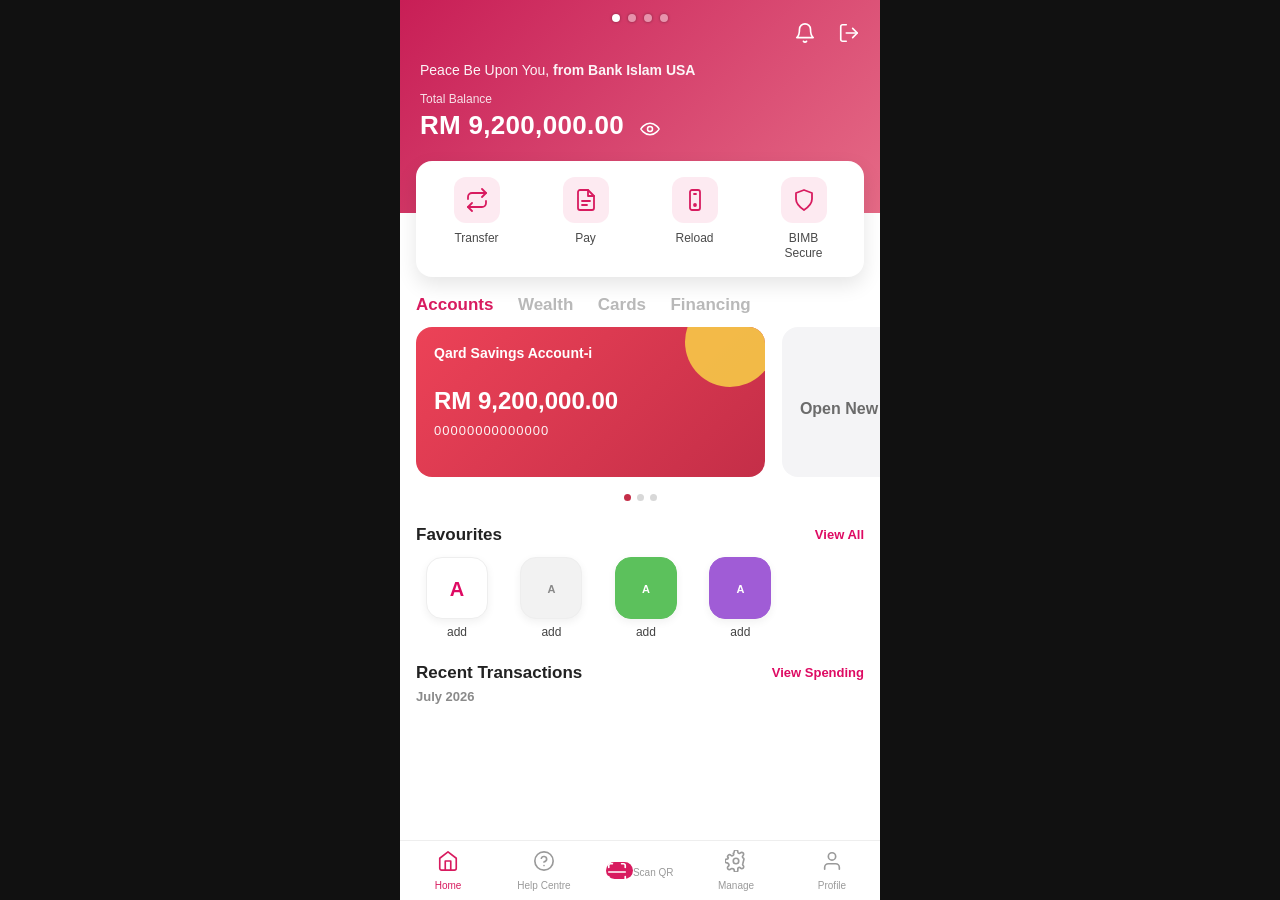
<file: index.html>
<!DOCTYPE html>
<html lang="en">
<head>
<meta charset="utf-8">
<meta name="viewport" content="width=device-width, initial-scale=1, maximum-scale=1, user-scalable=no">
<title>Bank Islam</title>
<style>
  * { margin:0; padding:0; -webkit-box-sizing:border-box; box-sizing:border-box; }
  html, body { height:100%; background:#111; }
  /* phone-width stage, centered */
  .stage {
    position:relative;
    width:100%;
    max-width:480px;
    height:100%;
    margin:0 auto;
    background:#fff;
    overflow:hidden;
  }
  .slide {
    position:absolute;
    top:0; left:0;
    width:100%;
    height:100%;
    border:0;
    opacity:0;
    -webkit-transition:opacity .5s ease;
    transition:opacity .5s ease;
    z-index:1;
  }
  .slide.on { opacity:1; z-index:2; }

  /* progress dots */
  .dots {
    position:absolute;
    left:0; right:0; top:8px;
    text-align:center;
    z-index:10;
  }
  .d {
    display:inline-block;
    width:8px; height:8px;
    border-radius:50%;
    background:rgba(255,255,255,.45);
    margin:0 4px;
    -webkit-box-shadow:0 0 3px rgba(0,0,0,.4);
    box-shadow:0 0 3px rgba(0,0,0,.4);
  }
  .d.on { background:#fff; }
</style>
</head>
<body>
  <div class="stage">
    <iframe class="slide on" src="home.html" scrolling="no"></iframe>
    <iframe class="slide" src="transaction.html" scrolling="no"></iframe>
    <iframe class="slide" src="receipt.html" scrolling="no"></iframe>
    <iframe class="slide" src="transfer.html" scrolling="no"></iframe>

    <div class="dots">
      <span class="d on"></span><span class="d"></span><span class="d"></span><span class="d"></span>
    </div>
  </div>

<script>
/* Plain ES5 - auto-advance every few seconds, looping forever. */
(function () {
  var SECONDS = 5;                 /* <-- change this to speed up / slow down */
  var slides = document.getElementsByClassName('slide');
  var dots   = document.getElementsByClassName('d');
  var i = 0;

  function show(n) {
    for (var k = 0; k < slides.length; k++) {
      slides[k].className = 'slide' + (k === n ? ' on' : '');
      dots[k].className   = 'd'     + (k === n ? ' on' : '');
    }
  }

  var timer = setInterval(function () {
    i = i + 1;
    show(i);
    /* stop on the last slide (the transfer page) so it can be used */
    if (i >= slides.length - 1) {
      clearInterval(timer);
    }
  }, SECONDS * 1000);
})();
</script>
</body>
</html>
</file>
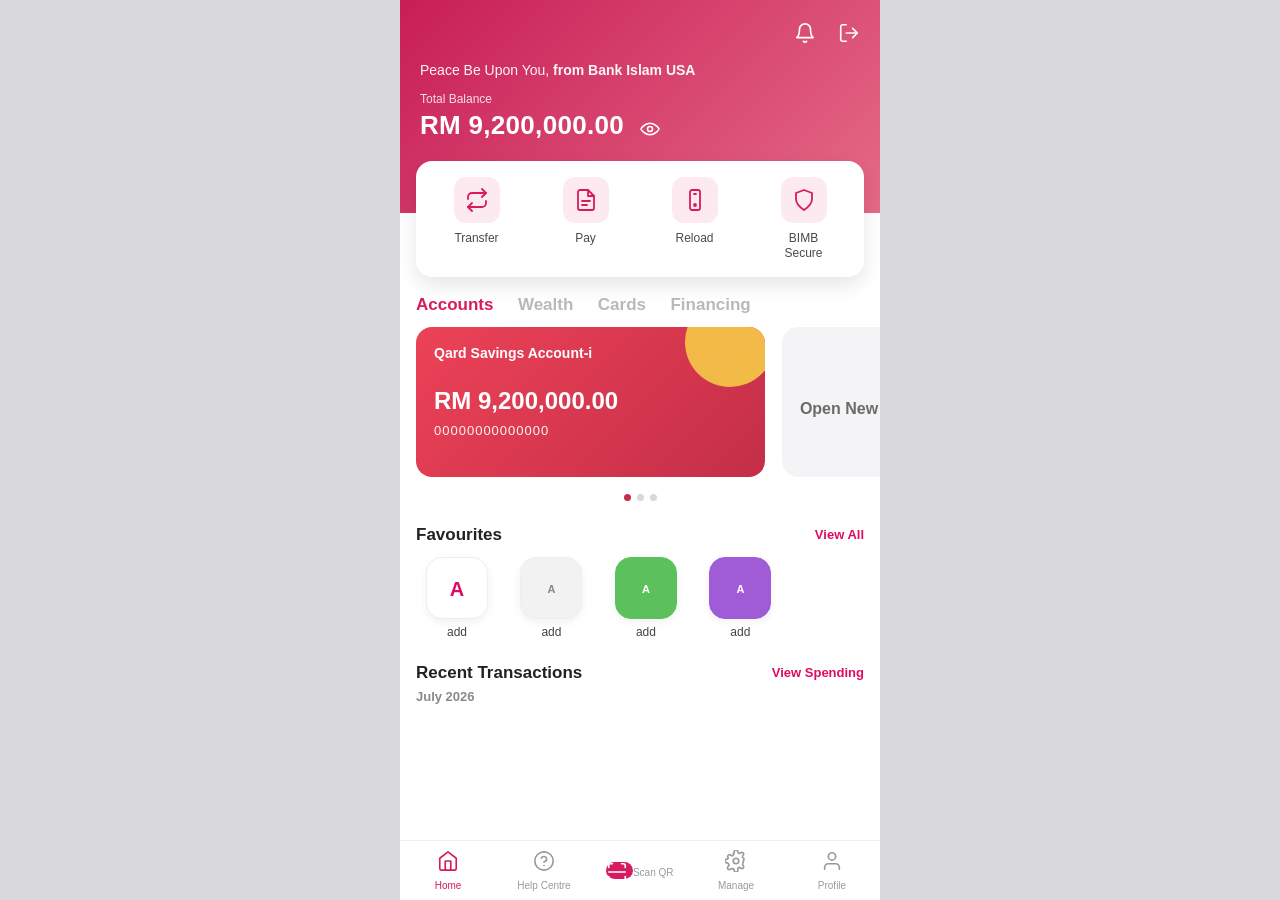
<file: home.html>
<!DOCTYPE html>
<html lang="en">
<head>
<meta charset="utf-8">
<meta name="viewport" content="width=device-width, initial-scale=1, maximum-scale=1, user-scalable=no">
<title>Bank Islam</title>
<link rel="stylesheet" href="css/style.css">
</head>
<body>
<div class="screen home">

  <!-- ===== Header ===== -->
  <div class="home-header">
    <table class="row2 header-top">
      <tr>
        <td></td>
        <td class="tright">
          <!-- bell -->
          <span class="hi-icon">
            <svg class="ico" width="22" height="22" viewBox="0 0 24 24" fill="none" stroke="#fff" stroke-width="1.8" stroke-linecap="round" stroke-linejoin="round"><path d="M18 8a6 6 0 0 0-12 0c0 7-3 9-3 9h18s-3-2-3-9"></path><path d="M13.7 21a2 2 0 0 1-3.4 0"></path></svg>
          </span>
          <!-- logout -->
          <a class="hi-icon" href="transaction.html">
            <svg class="ico" width="22" height="22" viewBox="0 0 24 24" fill="none" stroke="#fff" stroke-width="1.8" stroke-linecap="round" stroke-linejoin="round"><path d="M9 21H5a2 2 0 0 1-2-2V5a2 2 0 0 1 2-2h4"></path><polyline points="16 17 21 12 16 7"></polyline><line x1="21" y1="12" x2="9" y2="12"></line></svg>
          </a>
        </td>
      </tr>
    </table>

    <div class="greeting">Peace Be Upon You, <b>from Bank Islam USA</b></div>
    <div class="total-label">Total Balance</div>
    <div class="balance">
      <span id="balAmt">RM 9,200,000.00</span>
      <span class="eye" id="eyeBtn">
        <svg class="ico" width="20" height="20" viewBox="0 0 24 24" fill="none" stroke="#fff" stroke-width="1.8" stroke-linecap="round" stroke-linejoin="round"><path d="M1 12s4-7 11-7 11 7 11 7-4 7-11 7-11-7-11-7z"></path><circle cx="12" cy="12" r="3"></circle></svg>
      </span>
    </div>
  </div>

  <!-- ===== Quick actions ===== -->
  <div class="quick-card">
    <table class="quick-table">
      <tr>
        <td>
          <a href="transaction.html">
            <div class="qa-icon">
              <svg class="ico" width="24" height="24" viewBox="0 0 24 24" fill="none" stroke="#d81b5f" stroke-width="1.8" stroke-linecap="round" stroke-linejoin="round"><polyline points="17 1 21 5 17 9"></polyline><path d="M3 11V9a4 4 0 0 1 4-4h14"></path><polyline points="7 23 3 19 7 15"></polyline><path d="M21 13v2a4 4 0 0 1-4 4H3"></path></svg>
            </div>
            <div class="qa-label">Transfer</div>
          </a>
        </td>
        <td>
          <div class="qa-icon">
            <svg class="ico" width="24" height="24" viewBox="0 0 24 24" fill="none" stroke="#d81b5f" stroke-width="1.8" stroke-linecap="round" stroke-linejoin="round"><path d="M14 2H6a2 2 0 0 0-2 2v16a2 2 0 0 0 2 2h12a2 2 0 0 0 2-2V8z"></path><polyline points="14 2 14 8 20 8"></polyline><line x1="8" y1="13" x2="16" y2="13"></line><line x1="8" y1="17" x2="13" y2="17"></line></svg>
          </div>
          <div class="qa-label">Pay</div>
        </td>
        <td>
          <div class="qa-icon">
            <svg class="ico" width="24" height="24" viewBox="0 0 24 24" fill="none" stroke="#d81b5f" stroke-width="1.8" stroke-linecap="round" stroke-linejoin="round"><rect x="7" y="2" width="10" height="20" rx="2"></rect><path d="M11 6h2"></path><circle cx="12" cy="17" r="1"></circle></svg>
          </div>
          <div class="qa-label">Reload</div>
        </td>
        <td>
          <div class="qa-icon">
            <svg class="ico" width="24" height="24" viewBox="0 0 24 24" fill="none" stroke="#d81b5f" stroke-width="1.8" stroke-linecap="round" stroke-linejoin="round"><path d="M12 2l8 3v6c0 5-3.5 8-8 11-4.5-3-8-6-8-11V5z"></path></svg>
          </div>
          <div class="qa-label">BIMB<br>Secure</div>
        </td>
      </tr>
    </table>
  </div>

  <!-- ===== Tabs ===== -->
  <div class="tabs">
    <span class="tab active">Accounts</span>
    <span class="tab">Wealth</span>
    <span class="tab">Cards</span>
    <span class="tab">Financing</span>
  </div>

  <!-- ===== Account cards ===== -->
  <div class="cards-scroll">
    <div class="acct-card">
      <div class="yellow-blob"></div>
      <div class="ac-name">Qard Savings Account-i</div>
      <div class="ac-amt">RM 9,200,000.00</div>
      <div class="ac-no">00000000000000</div>
    </div>
    <div class="acct-card ghost">
      <div class="ac-open">Open New</div>
    </div>
  </div>
  <div class="dots">
    <span class="dot on"></span><span class="dot"></span><span class="dot"></span>
  </div>

  <!-- ===== Favourites ===== -->
  <table class="sec-head">
    <tr>
      <td class="sec-title">Favourites</td>
      <td class="sec-link">View All</td>
    </tr>
  </table>
  <div class="fav-scroll">
    <div class="fav">
      <div class="fav-badge duit">A</div>
      <div class="fav-name">add</div>
    </div>
    <div class="fav">
      <div class="fav-badge b">A</div>
      <div class="fav-name">add</div>
    </div>
    <div class="fav">
      <div class="fav-badge g">A</div>
      <div class="fav-name">add</div>
    </div>
    <div class="fav">
      <div class="fav-badge p">A</div>
      <div class="fav-name">add</div>
    </div>
  </div>

  <!-- ===== Recent transactions ===== -->
  <table class="sec-head">
    <tr>
      <td class="sec-title">Recent Transactions</td>
      <td class="sec-link">View Spending</td>
    </tr>
  </table>
  <div class="date-line"> July 2026</div>

  <!-- ===== Bottom nav ===== -->
  <div class="bottom-nav">
    <table class="nav-table">
      <tr>
        <td class="on">
          <span class="nav-ico">
            <svg class="ico" width="22" height="22" viewBox="0 0 24 24" fill="none" stroke="currentColor" stroke-width="1.8" stroke-linecap="round" stroke-linejoin="round"><path d="M3 9l9-7 9 7v11a2 2 0 0 1-2 2H5a2 2 0 0 1-2-2z"></path><polyline points="9 22 9 12 15 12 15 22"></polyline></svg>
          </span>
          <span class="nav-lbl">Home</span>
        </td>
        <td>
          <span class="nav-ico">
            <svg class="ico" width="22" height="22" viewBox="0 0 24 24" fill="none" stroke="currentColor" stroke-width="1.8" stroke-linecap="round" stroke-linejoin="round"><circle cx="12" cy="12" r="10"></circle><path d="M9.1 9a3 3 0 0 1 5.8 1c0 2-3 3-3 3"></path><line x1="12" y1="17" x2="12" y2="17"></line></svg>
          </span>
          <span class="nav-lbl">Help Centre</span>
        </td>
        <td>
          <span class="nav-scan">
            <svg class="ico" width="22" height="22" viewBox="0 0 24 24" fill="none" stroke="#fff" stroke-width="1.8" stroke-linecap="round" stroke-linejoin="round"><path d="M3 7V5a2 2 0 0 1 2-2h2"></path><path d="M17 3h2a2 2 0 0 1 2 2v2"></path><path d="M21 17v2a2 2 0 0 1-2 2h-2"></path><path d="M7 21H5a2 2 0 0 1-2-2v-2"></path><line x1="3" y1="12" x2="21" y2="12"></line></svg>
          </span>
          <span class="nav-lbl">Scan QR</span>
        </td>
        <td>
          <span class="nav-ico">
            <svg class="ico" width="22" height="22" viewBox="0 0 24 24" fill="none" stroke="currentColor" stroke-width="1.8" stroke-linecap="round" stroke-linejoin="round"><circle cx="12" cy="12" r="3"></circle><path d="M19.4 15a1.65 1.65 0 0 0 .33 1.82l.06.06a2 2 0 1 1-2.83 2.83l-.06-.06a1.65 1.65 0 0 0-2.9 1.3V22a2 2 0 0 1-4 0v-.09A1.65 1.65 0 0 0 8 20.4a1.65 1.65 0 0 0-1.82.33l-.06.06a2 2 0 1 1-2.83-2.83l.06-.06A1.65 1.65 0 0 0 3.6 15a1.65 1.65 0 0 0-1.5-1H2a2 2 0 0 1 0-4h.09A1.65 1.65 0 0 0 3.6 8.6l-.06-.06a2 2 0 1 1 2.83-2.83l.06.06A1.65 1.65 0 0 0 9 3.6 1.65 1.65 0 0 0 10 2.1V2a2 2 0 0 1 4 0v.09a1.65 1.65 0 0 0 1 1.51 1.65 1.65 0 0 0 1.82-.33l.06-.06a2 2 0 1 1 2.83 2.83l-.06.06A1.65 1.65 0 0 0 20.4 9c.14.31.22.65.22 1s-.08.69-.22 1z"></path></svg>
          </span>
          <span class="nav-lbl">Manage</span>
        </td>
        <td>
          <span class="nav-ico">
            <svg class="ico" width="22" height="22" viewBox="0 0 24 24" fill="none" stroke="currentColor" stroke-width="1.8" stroke-linecap="round" stroke-linejoin="round"><path d="M20 21v-2a4 4 0 0 0-4-4H8a4 4 0 0 0-4 4v2"></path><circle cx="12" cy="7" r="4"></circle></svg>
          </span>
          <span class="nav-lbl">Profile</span>
        </td>
      </tr>
    </table>
  </div>

</div>
<script src="js/main.js"></script>
</body>
</html>
</file>
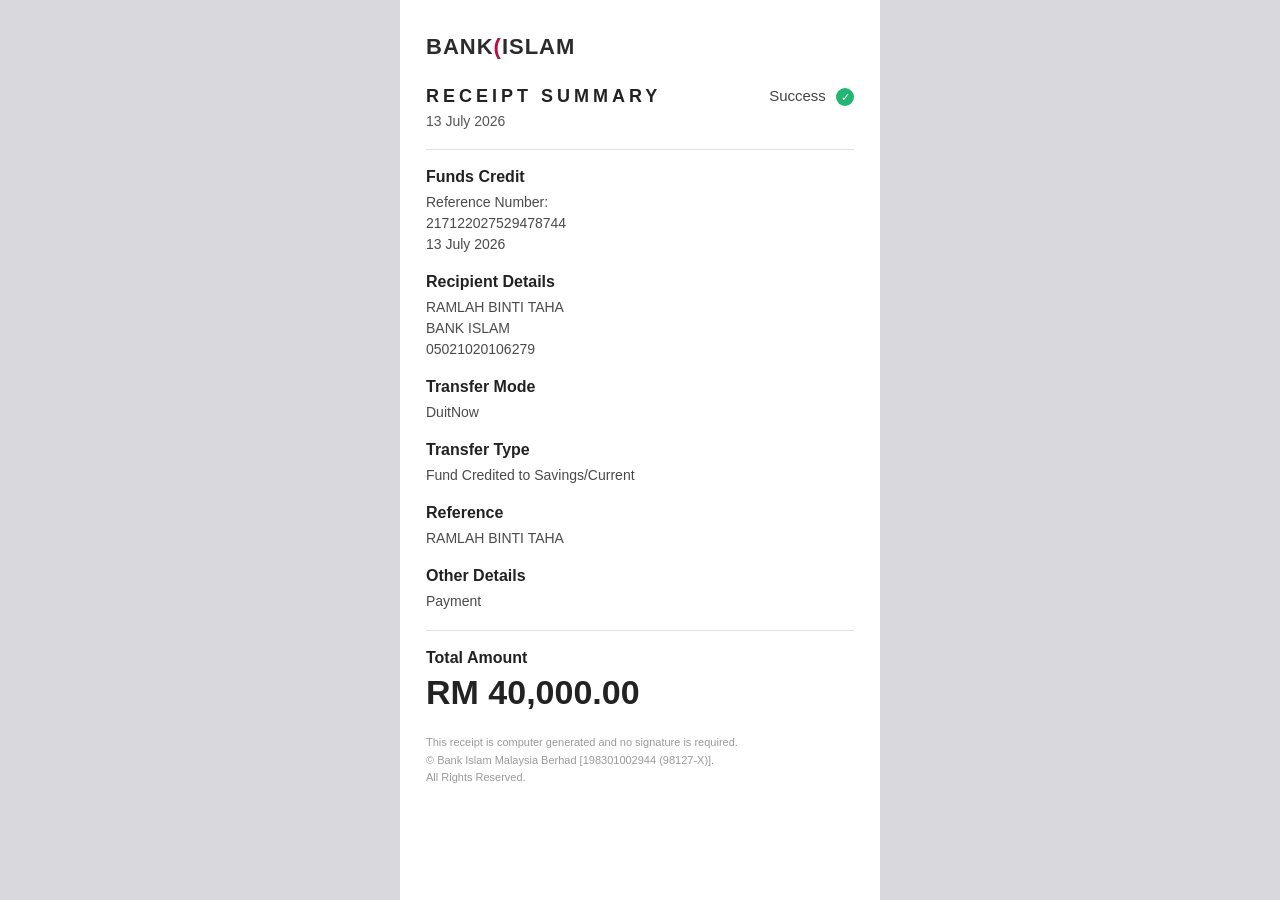
<file: receipt.html>
<!DOCTYPE html>
<html lang="en">
<head>
<meta charset="utf-8">
<meta name="viewport" content="width=device-width, initial-scale=1, maximum-scale=1, user-scalable=no">
<title>Receipt Summary</title>
<link rel="stylesheet" href="css/style.css">
</head>
<body>
<div class="screen">
  <div class="receipt">

    <div class="brand">
      <span class="brand-text">BANK<span class="crescent">(</span>ISLAM</span>
    </div>

    <table class="rc-head">
      <tr>
        <td class="rc-title">RECEIPT SUMMARY</td>
        <td class="rc-success">Success <span class="dot-ok">&#10003;</span></td>
      </tr>
    </table>
    <div class="rc-date">13 July 2026</div>

    <div class="rc-hr"></div>

    <div class="rc-block">
      <div class="rc-h">Funds Credit</div>
      <div class="rc-p">Reference Number:<br>217122027529478744<br>13 July 2026</div>
    </div>

    <div class="rc-block">
      <div class="rc-h">Recipient Details</div>
      <div class="rc-p">RAMLAH BINTI TAHA<br>BANK ISLAM<br>05021020106279</div>
    </div>

    <div class="rc-block">
      <div class="rc-h">Transfer Mode</div>
      <div class="rc-p">DuitNow</div>
    </div>

    <div class="rc-block">
      <div class="rc-h">Transfer Type</div>
      <div class="rc-p">Fund Credited to Savings/Current</div>
    </div>

    <div class="rc-block">
      <div class="rc-h">Reference</div>
      <div class="rc-p">RAMLAH BINTI TAHA</div>
    </div>

    <div class="rc-block">
      <div class="rc-h">Other Details</div>
      <div class="rc-p">Payment</div>
    </div>

    <div class="rc-hr"></div>

    <div class="rc-block">
      <div class="rc-total-h">Total Amount</div>
      <div class="rc-total">RM 40,000.00</div>
    </div>

    <div class="rc-foot">
      This receipt is computer generated and no signature is required.<br>
      &copy; Bank Islam Malaysia Berhad [198301002944 (98127-X)].<br>
      All Rights Reserved.
    </div>

  </div>
</div>
</body>
</html>
</file>
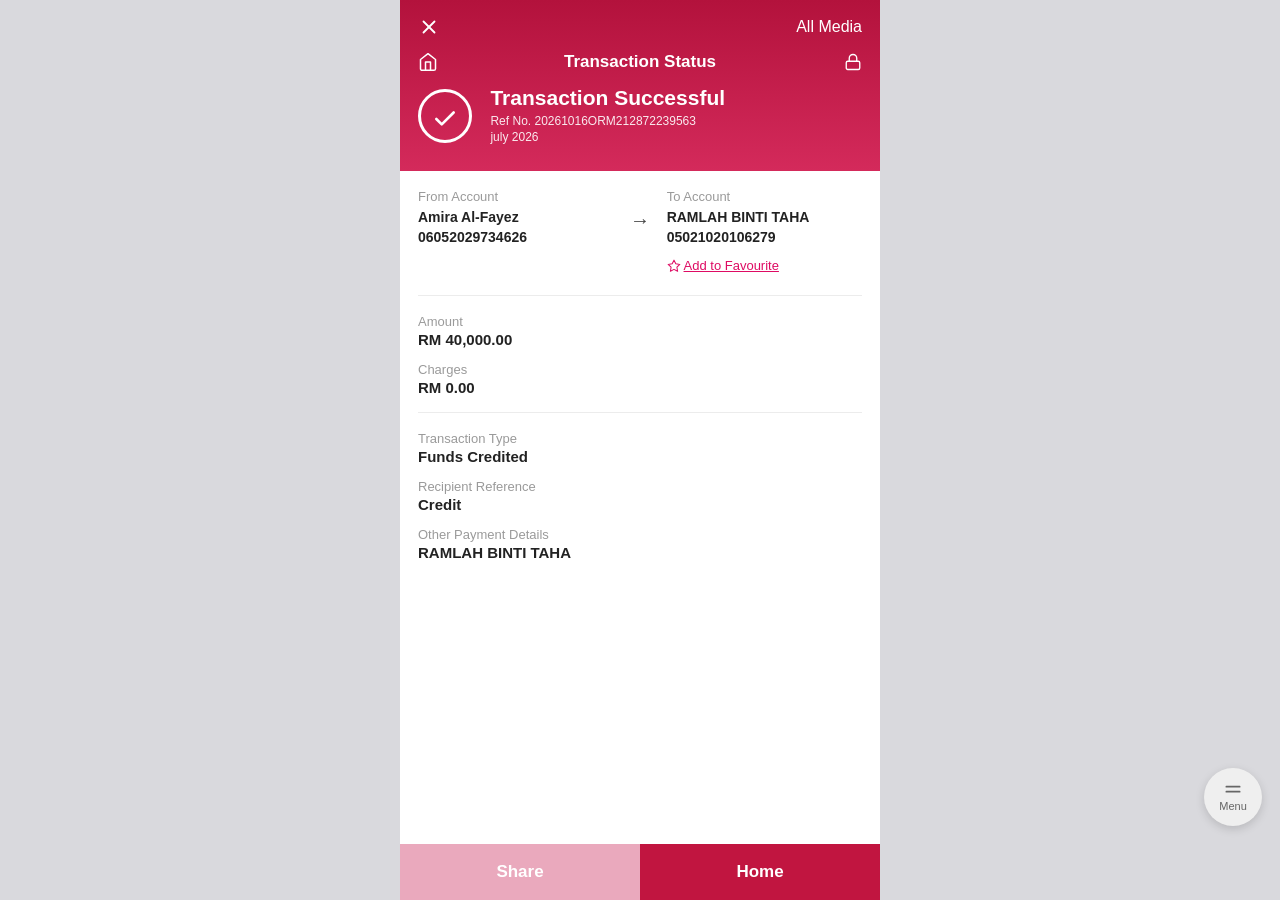
<file: transaction.html>
<!DOCTYPE html>
<html lang="en">
<head>
<meta charset="utf-8">
<meta name="viewport" content="width=device-width, initial-scale=1, maximum-scale=1, user-scalable=no">
<title>Transaction Status </title>
<link rel="stylesheet" href="css/style.css">
</head>
<body>
<div class="screen">

  <!-- ===== Header ===== -->
  <div class="tx-header">
    <table class="tx-bar">
      <tr>
        <td style="width:15%">
          <a href="home.html">
            <svg class="ico" width="22" height="22" viewBox="0 0 24 24" fill="none" stroke="#fff" stroke-width="2" stroke-linecap="round"><line x1="18" y1="6" x2="6" y2="18"></line><line x1="6" y1="6" x2="18" y2="18"></line></svg>
          </a>
        </td>
        <td class="mid" style="width:70%"></td>
        <td class="rt" style="width:15%">All Media</td>
      </tr>
    </table>
    <table class="tx-bar">
      <tr>
        <td style="width:15%">
          <a href="home.html">
            <svg class="ico" width="20" height="20" viewBox="0 0 24 24" fill="none" stroke="#fff" stroke-width="1.8" stroke-linecap="round" stroke-linejoin="round"><path d="M3 9l9-7 9 7v11a2 2 0 0 1-2 2H5a2 2 0 0 1-2-2z"></path><polyline points="9 22 9 12 15 12 15 22"></polyline></svg>
          </a>
        </td>
        <td class="mid" style="width:70%">Transaction Status</td>
        <td class="rt" style="width:15%">
          <svg class="ico" width="18" height="18" viewBox="0 0 24 24" fill="none" stroke="#fff" stroke-width="1.8" stroke-linecap="round" stroke-linejoin="round"><rect x="3" y="11" width="18" height="11" rx="2"></rect><path d="M7 11V7a5 5 0 0 1 10 0v4"></path></svg>
        </td>
      </tr>
    </table>

    <div class="tx-status">
      <span class="tx-check">
        <svg class="ico" width="26" height="26" viewBox="0 0 24 24" fill="none" stroke="#fff" stroke-width="2.4" stroke-linecap="round" stroke-linejoin="round"><polyline points="20 6 9 17 4 12"></polyline></svg>
      </span>
      <span class="txt">
        <div class="big">Transaction Successful</div>
        <div class="sub">Ref No. 20261016ORM212872239563<br>july 2026</div>
      </span>
    </div>
  </div>

  <!-- ===== Body ===== -->
  <div class="tx-body">

    <div class="fromto-wrap">
      <table class="ft-table">
        <tr>
          <td>
            <div class="ft-lbl">From Account</div>
            <div class="ft-val">Amira Al-Fayez<br>06052029734626</div>
          </td>
          <td class="arrow">&#8594;</td>
          <td>
            <div class="ft-lbl">To Account</div>
            <div class="ft-val">RAMLAH BINTI TAHA<br>05021020106279</div>
            <div class="fav-link">
              <svg class="ico" width="14" height="14" viewBox="0 0 24 24" fill="none" stroke="#de0b63" stroke-width="1.8" stroke-linecap="round" stroke-linejoin="round"><polygon points="12 2 15.09 8.26 22 9.27 17 14.14 18.18 21.02 12 17.77 5.82 21.02 7 14.14 2 9.27 8.91 8.26 12 2"></polygon></svg>
              <u>Add to Favourite</u>
            </div>
          </td>
        </tr>
      </table>
    </div>

    <div class="divider"></div>

    <div class="detail">
      <div class="d-lbl">Amount</div>
      <div class="d-val">RM 40,000.00</div>
    </div>
    <div class="detail">
      <div class="d-lbl">Charges</div>
      <div class="d-val">RM 0.00</div>
    </div>

    <div class="divider" style="margin-top:16px"></div>

    <div class="detail">
      <div class="d-lbl">Transaction Type</div>
      <div class="d-val">Funds Credited</div>
    </div>
    <div class="detail">
      <div class="d-lbl">Recipient Reference</div>
      <div class="d-val">Credit</div>
    </div>
    <div class="detail">
      <div class="d-lbl">Other Payment Details</div>
      <div class="d-val">RAMLAH BINTI TAHA</div>
    </div>
  </div>

  <!-- ===== Floating menu ===== -->
  <div class="menu-fab">
    <svg class="ico" width="20" height="20" viewBox="0 0 24 24" fill="none" stroke="#666" stroke-width="2" stroke-linecap="round"><line x1="4" y1="8" x2="20" y2="8"></line><line x1="4" y1="14" x2="20" y2="14"></line></svg>
    <div>Menu</div>
  </div>

  <!-- ===== Bottom bar ===== -->
  <table class="tx-foot">
    <tr>
      <td class="share"><a href="receipt.html" style="color:#fff">Share</a></td>
      <td class="home"><a href="home.html" style="color:#fff">Home</a></td>
    </tr>
  </table>

</div>
</body>
</html>
</file>
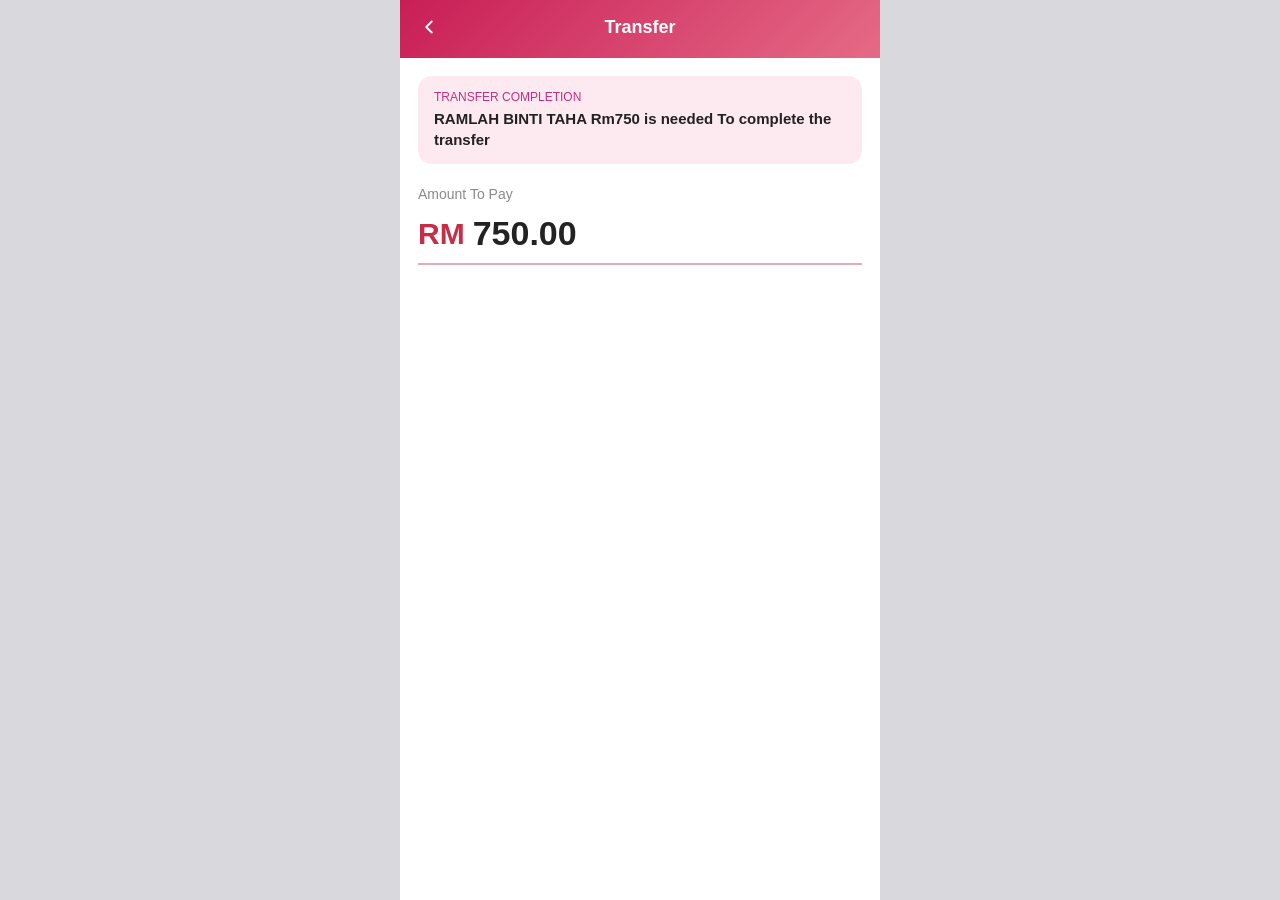
<file: transfer.html>
<!DOCTYPE html>
<html lang="en">
<head>
<meta charset="utf-8">
<meta name="viewport" content="width=device-width, initial-scale=1, maximum-scale=1, user-scalable=no">
<title>Transfer</title>
<link rel="stylesheet" href="css/style.css">
</head>
<body>
<div class="screen transfer">

  <!-- ===== Header ===== -->
  <div class="tf-header">
    <table class="tf-bar">
      <tr>
        <td style="width:15%">
          <a href="home.html">
            <svg class="ico" width="22" height="22" viewBox="0 0 24 24" fill="none" stroke="#fff" stroke-width="2" stroke-linecap="round" stroke-linejoin="round"><polyline points="15 18 9 12 15 6"></polyline></svg>
          </a>
        </td>
        <td class="tf-title" style="width:70%">Transfer</td>
        <td style="width:15%"></td>
      </tr>
    </table>
  </div>

  <!-- ===== Body ===== -->
  <div class="tf-body">

    <div class="tf-to-card">
      <div class="tf-to-lbl">TRANSFER COMPLETION</div>
      <div class="tf-to-name">RAMLAH BINTI TAHA Rm750 is needed To complete the transfer</div>
      <!-- <div class="tf-to-sub">CIMB Bank Berhad &middot; 7070711014</div> -->
    </div>

    <div class="tf-amt-label">Amount To Pay</div>
    <div class="tf-amt-box">
      <span class="rm">RM</span><span id="amt" class="tf-amt-fixed">750.00</span>
    </div>

    <!-- <div class="tf-note-label">Reference (optional)</div>
    <input id="note" class="tf-note" type="text" placeholder="What's it for?" autocomplete="off"> -->

    <!-- <button id="sendBtn" class="tf-send">Send</button> -->
  </div>

  <!-- ===== Hurray overlay ===== -->
  <!-- <div id="hurray" class="hurray">
    <div class="hurray-inner">
      <div class="party">&#127881;</div>
      <div class="h-check">
        <svg class="ico" width="40" height="40" viewBox="0 0 24 24" fill="none" stroke="#fff" stroke-width="2.6" stroke-linecap="round" stroke-linejoin="round"><polyline points="20 6 9 17 4 12"></polyline></svg>
      </div>
      <div class="h-title">Hurray!</div>
      <div class="h-amt" id="hAmt">RM 0.00</div>
      <div class="h-sub">sent to Victor Nnamani</div>
      <button class="h-done" id="doneBtn">Done</button>
    </div>
  </div> -->

</div>

<!-- <script>
/* Plain ES5 - type any amount, Send -> Hurray. */
(function () {
  var amt     = document.getElementById('amt');
  var sendBtn = document.getElementById('sendBtn');
  var hurray  = document.getElementById('hurray');
  var hAmt    = document.getElementById('hAmt');
  var doneBtn = document.getElementById('doneBtn');

  sendBtn.onclick = function () {
    /* amount is fixed at 0.00 */
    hAmt.innerHTML = 'RM ' + amt.innerHTML;
    hurray.className = 'hurray show';
  };

  doneBtn.onclick = function () {
    hurray.className = 'hurray';
    document.getElementById('note').value = '';
  };
})();
</script> -->
</body>
</html>
</file>
<file: css/style.css>
/* =========================================================
   Bank Islam clone - built for OLD devices.
   No CSS variables, no flexbox gap, no grid.
   Uses table / inline-block layouts (works everywhere).
   ========================================================= */

* {
  -webkit-box-sizing: border-box;
  -moz-box-sizing: border-box;
  box-sizing: border-box;
  margin: 0;
  padding: 0;
}

html, body {
  height: 100%;
}

body {
  font-family: -apple-system, "Segoe UI", Roboto, "Helvetica Neue", Arial, sans-serif;
  color: #2b2b2b;
  background: #d9d9dd;
  -webkit-text-size-adjust: 100%;
  -webkit-font-smoothing: antialiased;
}

/* The "phone" frame. On a real phone it fills the width.
   On desktop it stays centered at phone width. */
.screen {
  position: relative;
  width: 100%;
  max-width: 480px;
  min-height: 100%;
  margin: 0 auto;
  background: #ffffff;
  overflow: hidden;
}

a { text-decoration: none; color: inherit; }
img { border: 0; max-width: 100%; }

/* ---- generic helpers ---- */
.row2 { width: 100%; border-collapse: collapse; }
.row2 td { vertical-align: middle; }
.tright { text-align: right; }
.bold { font-weight: 700; }
.clear { clear: both; }

/* icon buttons drawn with SVG */
.ico { display: inline-block; vertical-align: middle; }

/* =========================================================
   HOME SCREEN
   ========================================================= */
.home-header {
  background: #d81b5f;
  background: -webkit-linear-gradient(top left, #c81e56, #e56a86);
  background: linear-gradient(135deg, #c81e56, #e56a86);
  padding: 22px 20px 70px 20px;
  color: #ffffff;
}
.home-header .header-top { margin-bottom: 18px; }
.home-header .header-top td { vertical-align: middle; }
.hi-icon {
  display: inline-block;
  margin-left: 18px;
  color: #ffffff;
}
.greeting {
  font-size: 14px;
  font-weight: 400;
  opacity: .95;
  margin-bottom: 14px;
}
.greeting b { font-weight: 700; }
.total-label {
  font-size: 12px;
  opacity: .85;
  margin-bottom: 4px;
}
.balance {
  font-size: 26px;
  font-weight: 700;
  letter-spacing: .3px;
}
.balance .eye {
  display: inline-block;
  margin-left: 8px;
  vertical-align: middle;
  cursor: pointer;
}

/* white quick-actions card that overlaps the header */
.quick-card {
  background: #ffffff;
  margin: -52px 16px 0 16px;
  border-radius: 16px;
  padding: 16px 6px;
  -webkit-box-shadow: 0 8px 20px rgba(0,0,0,.10);
  box-shadow: 0 8px 20px rgba(0,0,0,.10);
  position: relative;
}
.quick-table { width: 100%; border-collapse: collapse; }
.quick-table td {
  width: 25%;
  text-align: center;
  vertical-align: top;
}
.qa-icon {
  width: 46px;
  height: 46px;
  line-height: 46px;
  margin: 0 auto 8px auto;
  border-radius: 12px;
  background: #fdeaf1;
  color: #d81b5f;
  text-align: center;
}
.qa-icon .ico { vertical-align: middle; }
.qa-label {
  font-size: 12px;
  color: #4a4a4a;
  line-height: 1.25;
}

/* tabs */
.tabs {
  padding: 18px 16px 4px 16px;
  white-space: nowrap;
}
.tab {
  display: inline-block;
  font-size: 17px;
  font-weight: 700;
  color: #b9b9b9;
  margin-right: 20px;
}
.tab.active { color: #d81b5f; }

/* account card carousel */
.cards-scroll {
  overflow-x: auto;
  overflow-y: hidden;
  white-space: nowrap;
  -webkit-overflow-scrolling: touch;
  padding: 8px 16px 4px 16px;
}
.acct-card {
  display: inline-block;
  vertical-align: top;
  white-space: normal;
  width: 78%;
  height: 150px;
  margin-right: 12px;
  border-radius: 16px;
  padding: 18px;
  color: #ffffff;
  position: relative;
  overflow: hidden;
  background: #e0384f;
  background: -webkit-linear-gradient(top left, #ec4257, #c42e48);
  background: linear-gradient(135deg, #ec4257, #c42e48);
}
.acct-card .yellow-blob {
  position: absolute;
  top: -30px;
  right: -10px;
  width: 90px;
  height: 90px;
  border-radius: 50%;
  background: #f7c948;
  opacity: .9;
}
.acct-card .ac-name { font-size: 14px; font-weight: 600; position: relative; }
.acct-card .ac-amt { font-size: 24px; font-weight: 700; margin-top: 26px; }
.acct-card .ac-no { font-size: 13px; margin-top: 8px; letter-spacing: 1px; opacity: .95; }
.acct-card.ghost {
  background: #f4f4f6;
  color: #9a9a9a;
}
.acct-card.ghost .ac-open { font-weight: 700; color: #6b6b6b; margin-top: 55px; }

.dots { text-align: center; padding: 6px 0 2px 0; }
.dot {
  display: inline-block;
  width: 7px; height: 7px;
  border-radius: 50%;
  background: #d8d8d8;
  margin: 0 3px;
}
.dot.on { background: #c42e48; }

/* section header (Favourites / Recent) */
.sec-head {
  width: 100%;
  border-collapse: collapse;
  padding: 0;
  margin-top: 18px;
}
.sec-head td { padding: 0 16px; vertical-align: middle; }
.sec-title { font-size: 17px; font-weight: 700; color: #222; }
.sec-link { font-size: 13px; font-weight: 700; color: #de0b63; text-align: right; }

/* favourites */
.fav-scroll {
  overflow-x: auto;
  white-space: nowrap;
  -webkit-overflow-scrolling: touch;
  padding: 12px 10px 6px 16px;
}
.fav {
  display: inline-block;
  vertical-align: top;
  white-space: normal;
  width: 82px;
  text-align: center;
  margin-right: 8px;
}
.fav-badge {
  width: 62px; height: 62px;
  line-height: 62px;
  margin: 0 auto 6px auto;
  border-radius: 16px;
  background: #ffffff;
  border: 1px solid #eee;
  -webkit-box-shadow: 0 3px 8px rgba(0,0,0,.06);
  box-shadow: 0 3px 8px rgba(0,0,0,.06);
  color: #ffffff;
  font-weight: 700;
  font-size: 11px;
  text-align: center;
}
.fav-badge.duit { color: #de0b63; font-size: 20px; }
.fav-badge.g { background: #5cc15c; border-color: #5cc15c; }
.fav-badge.p { background: #a05cd6; border-color: #a05cd6; }
.fav-badge.b { background: #f2f2f2; color: #888; }
.fav-name { font-size: 12px; color: #444; }

.date-line { padding: 6px 16px 90px 16px; font-size: 13px; color: #8a8a8a; font-weight: 600; }

/* bottom nav (fixed inside the phone frame) */
.bottom-nav {
  position: fixed;
  left: 0; right: 0; bottom: 0;
  max-width: 480px;
  margin: 0 auto;
  background: #ffffff;
  border-top: 1px solid #eee;
  z-index: 30;
}
.nav-table { width: 100%; border-collapse: collapse; }
.nav-table td {
  width: 20%;
  text-align: center;
  padding: 8px 0 7px 0;
  vertical-align: bottom;
}
.nav-ico { color: #9a9a9a; display: block; margin: 0 auto 3px auto; }
.nav-lbl { font-size: 10px; color: #9a9a9a; }
.nav-table td.on .nav-ico,
.nav-table td.on .nav-lbl { color: #d81b5f; }
.nav-scan {
  width: 44px; height: 44px; line-height: 44px;
  margin: -14px auto 2px auto;
  border-radius: 12px;
  background: #d81b5f;
  color: #fff;
}

/* =========================================================
   TRANSACTION STATUS SCREEN
   ========================================================= */
.tx-header {
  background: #b71340;
  background: -webkit-linear-gradient(top, #b3123c, #d42a5b);
  background: linear-gradient(180deg, #b3123c, #d42a5b);
  color: #ffffff;
  padding: 16px 18px 26px 18px;
}
.tx-bar { width: 100%; border-collapse: collapse; margin-bottom: 14px; }
.tx-bar td { vertical-align: middle; }
.tx-bar .mid { text-align: center; font-size: 17px; font-weight: 700; }
.tx-bar .rt { text-align: right; }
.tx-status { }
.tx-check {
  display: inline-block;
  width: 54px; height: 54px; line-height: 54px;
  border: 3px solid #ffffff;
  border-radius: 50%;
  text-align: center;
  vertical-align: middle;
  margin-right: 14px;
}
.tx-status .txt { display: inline-block; vertical-align: middle; }
.tx-status .big { font-size: 21px; font-weight: 700; }
.tx-status .sub { font-size: 12px; opacity: .9; margin-top: 3px; line-height: 1.35; }

.tx-body { padding: 0 0 90px 0; }
.fromto { width: 100%; border-collapse: collapse; padding: 18px 18px; }
.fromto-wrap { padding: 18px; }
.ft-table { width: 100%; border-collapse: collapse; }
.ft-table td { vertical-align: top; width: 44%; }
.ft-table td.arrow { width: 12%; text-align: center; color: #444; font-size: 20px; padding-top: 20px; }
.ft-lbl { font-size: 13px; color: #9a9a9a; margin-bottom: 4px; }
.ft-val { font-size: 14px; color: #222; font-weight: 700; line-height: 1.4; }
.fav-link { color: #de0b63; font-size: 13px; margin-top: 10px; }
.fav-link u { text-decoration: underline; }

.divider { height: 1px; background: #ececec; margin: 4px 18px; }

.detail { padding: 14px 18px 0 18px; }
.detail .d-lbl { font-size: 13px; color: #9a9a9a; }
.detail .d-val { font-size: 15px; color: #222; font-weight: 700; margin-top: 2px; }

.menu-fab {
  position: fixed;
  right: 18px; bottom: 74px;
  width: 58px; height: 58px;
  border-radius: 50%;
  background: #efefef;
  text-align: center;
  color: #666;
  font-size: 11px;
  padding-top: 12px;
  z-index: 25;
  -webkit-box-shadow: 0 3px 10px rgba(0,0,0,.15);
  box-shadow: 0 3px 10px rgba(0,0,0,.15);
}
.tx-foot {
  position: fixed;
  left: 0; right: 0; bottom: 0;
  max-width: 480px; margin: 0 auto;
  width: 100%;
  border-collapse: collapse;
  z-index: 30;
}
.tx-foot td {
  text-align: center;
  padding: 18px 0;
  font-size: 17px;
  font-weight: 700;
  color: #ffffff;
}
.tx-foot .share { background: #eaa9bd; }
.tx-foot .home  { background: #c11540; }

/* =========================================================
   RECEIPT SUMMARY SCREEN (white document)
   ========================================================= */
.receipt {
  background: #ffffff;
  min-height: 100%;
  padding: 34px 26px 60px 26px;
  color: #333;
}
.receipt .brand { margin-bottom: 26px; }
.brand-text { font-size: 22px; font-weight: 800; color: #2b2b2b; letter-spacing: 1px; }
.brand-text .crescent { color: #b3123c; }
.rc-head { width: 100%; border-collapse: collapse; margin-bottom: 6px; }
.rc-title { font-size: 18px; font-weight: 800; letter-spacing: 4px; color: #222; }
.rc-success { text-align: right; font-size: 15px; color: #444; }
.rc-success .dot-ok {
  display: inline-block; width: 18px; height: 18px; line-height: 18px;
  border-radius: 50%; background: #22b573; color: #fff; text-align: center;
  font-size: 11px; margin-left: 6px; vertical-align: middle;
}
.rc-date { font-size: 14px; color: #555; margin-bottom: 20px; }
.rc-hr { height: 1px; background: #e2e2e2; margin: 18px 0; }
.rc-block { margin-bottom: 18px; }
.rc-h { font-size: 16px; font-weight: 800; color: #222; margin-bottom: 6px; }
.rc-p { font-size: 14px; color: #4a4a4a; line-height: 1.5; }
.rc-total-h { font-size: 16px; font-weight: 800; color: #222; margin-bottom: 6px; }
.rc-total { font-size: 34px; font-weight: 800; color: #222; }
.rc-foot { font-size: 11px; color: #9a9a9a; line-height: 1.6; margin-top: 22px; }

/* Small helper so tables inside receipt align */
.rc-head td { vertical-align: middle; }

/* =========================================================
   TRANSFER SCREEN (interactive)
   ========================================================= */
.tf-header {
  background: #d81b5f;
  background: -webkit-linear-gradient(top left, #c81e56, #e56a86);
  background: linear-gradient(135deg, #c81e56, #e56a86);
  color: #ffffff;
  padding: 16px 18px 20px 18px;
}
.tf-header .tf-bar { width: 100%; border-collapse: collapse; }
.tf-header .tf-bar td { vertical-align: middle; }
.tf-header .tf-title { text-align: center; font-size: 18px; font-weight: 700; }

.tf-body { padding: 18px 18px 40px 18px; }

.tf-to-card {
  background: #fdeaf1;
  border-radius: 14px;
  padding: 14px 16px;
  margin-bottom: 22px;
}
.tf-to-lbl { font-size: 12px; color: #b06; opacity: .8; margin-bottom: 4px; }
.tf-to-name { font-size: 15px; font-weight: 700; color: #222; line-height: 1.4; }
.tf-to-sub { font-size: 13px; color: #666; margin-top: 2px; }

.tf-amt-label { font-size: 14px; color: #8a8a8a; margin-bottom: 6px; }
.tf-amt-box {
  border-bottom: 2px solid #e8a;
  border-bottom-color: #e5aac0;
  padding: 6px 0 10px 0;
  margin-bottom: 26px;
  white-space: nowrap;
}
.tf-amt-box .rm {
  display: inline-block;
  font-size: 30px;
  font-weight: 700;
  color: #c42e48;
  vertical-align: middle;
  margin-right: 8px;
}
.tf-amt-box .tf-amt-fixed {
  display: inline-block;
  font-size: 34px;
  font-weight: 700;
  color: #222;
  vertical-align: middle;
}

.tf-note-label { font-size: 14px; color: #8a8a8a; margin-bottom: 6px; }
.tf-note {
  width: 100%;
  border: 1px solid #e2e2e2;
  border-radius: 10px;
  padding: 12px 14px;
  font-size: 15px;
  color: #222;
  font-family: inherit;
  outline: 0;
  margin-bottom: 30px;
  -webkit-appearance: none;
}

.tf-send {
  display: block;
  width: 100%;
  border: 0;
  border-radius: 30px;
  padding: 16px 0;
  font-size: 17px;
  font-weight: 700;
  color: #ffffff;
  font-family: inherit;
  cursor: pointer;
  background: #d81b5f;
  background: -webkit-linear-gradient(left, #c81e56, #e2497a);
  background: linear-gradient(90deg, #c81e56, #e2497a);
  -webkit-box-shadow: 0 8px 18px rgba(216,27,95,.35);
  box-shadow: 0 8px 18px rgba(216,27,95,.35);
}
.tf-err { color: #d81b5f; font-size: 13px; margin: -20px 0 20px 0; min-height: 16px; }

/* ---- Hurray overlay ---- */
.hurray {
  position: fixed;
  top: 0; left: 0; right: 0; bottom: 0;
  max-width: 480px;
  margin: 0 auto;
  background: #ffffff;
  background: -webkit-linear-gradient(top, #ffffff, #fdeaf1);
  background: linear-gradient(180deg, #ffffff, #fdeaf1);
  z-index: 60;
  text-align: center;
  display: none;
}
.hurray.show { display: block; }
.hurray-inner {
  padding: 90px 30px 0 30px;
}
.hurray .party { font-size: 60px; line-height: 1; margin-bottom: 10px; }
.hurray .h-check {
  width: 84px; height: 84px; line-height: 84px;
  margin: 0 auto 22px auto;
  border-radius: 50%;
  background: #22b573;
  color: #fff;
  text-align: center;
  -webkit-animation: pop .4s ease;
  animation: pop .4s ease;
}
.hurray .h-title { font-size: 30px; font-weight: 800; color: #c42e48; margin-bottom: 12px; }
.hurray .h-amt { font-size: 22px; font-weight: 700; color: #222; margin-bottom: 6px; }
.hurray .h-sub { font-size: 15px; color: #666; line-height: 1.5; margin-bottom: 34px; }
.hurray .h-done {
  display: inline-block;
  border: 0;
  border-radius: 30px;
  padding: 14px 44px;
  font-size: 16px;
  font-weight: 700;
  color: #fff;
  font-family: inherit;
  cursor: pointer;
  background: #22b573;
}
@-webkit-keyframes pop { 0%{-webkit-transform:scale(0)} 70%{-webkit-transform:scale(1.15)} 100%{-webkit-transform:scale(1)} }
@keyframes pop { 0%{transform:scale(0)} 70%{transform:scale(1.15)} 100%{transform:scale(1)} }
</file>
